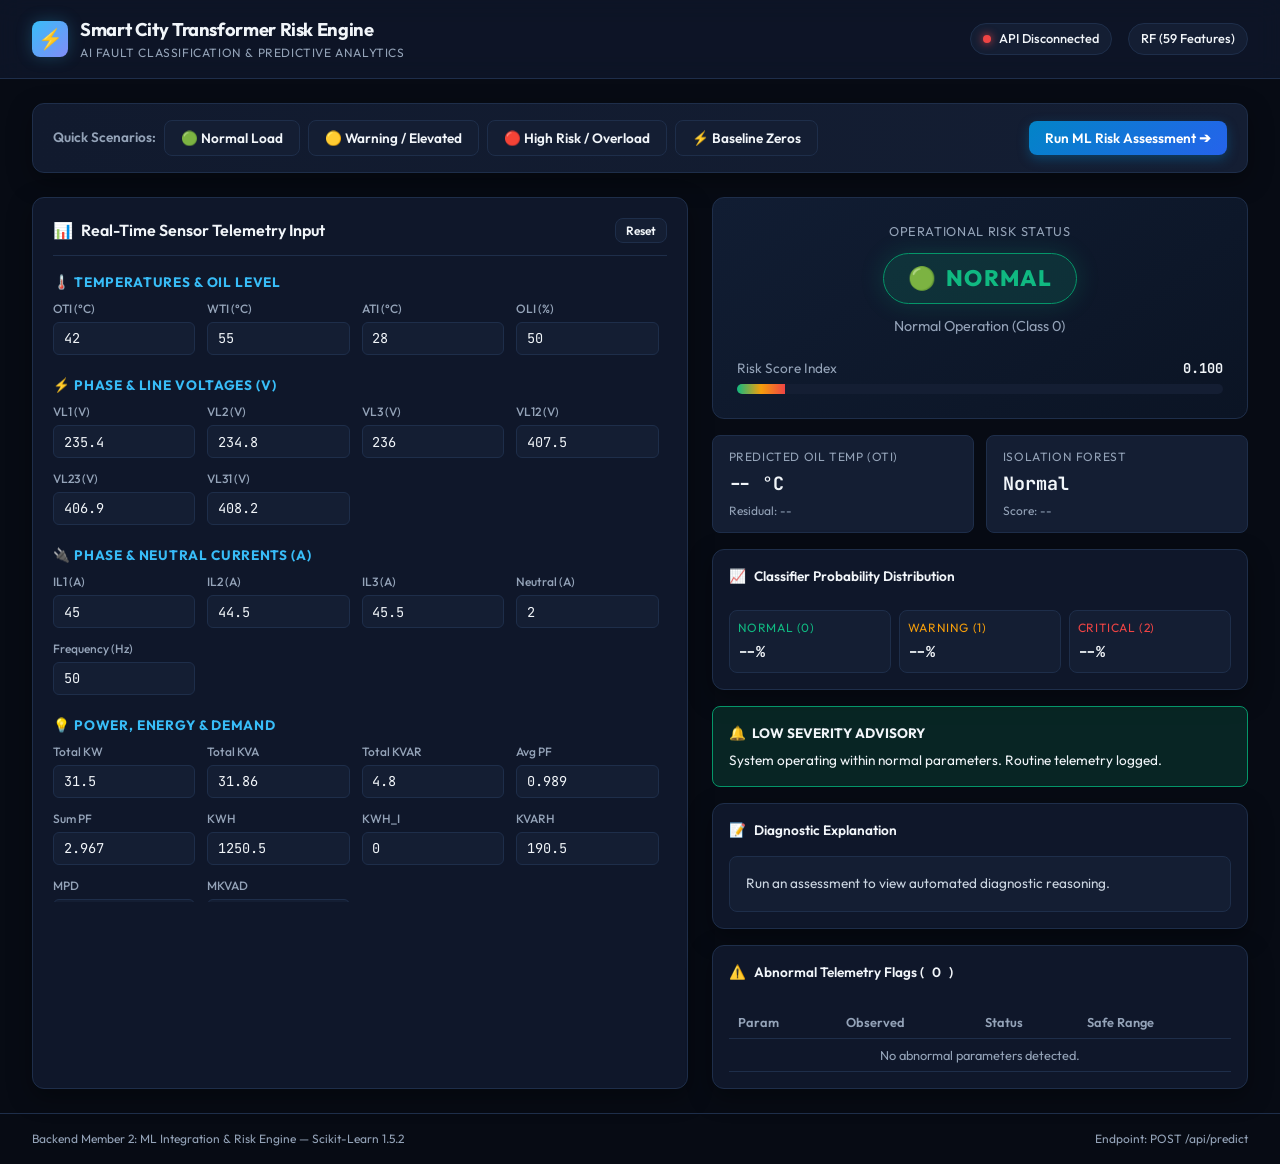
<file: frontend/index.html>
<!DOCTYPE html>
<html lang="en">
<head>
  <meta charset="UTF-8">
  <meta name="viewport" content="width=device-width, initial-scale=1.0">
  <title>Smart City Transformer Monitoring | AI Risk Engine</title>
  <link rel="preconnect" href="https://fonts.googleapis.com">
  <link rel="preconnect" href="https://fonts.gstatic.com" crossorigin>
  <link href="https://fonts.googleapis.com/css2?family=Outfit:wght@400;500;600;700&family=JetBrains+Mono:wght@400;500&display=swap" rel="stylesheet">
  <style>
    :root {
      --bg: #070b14;
      --surface: #0f172a;
      --surface-card: #141e33;
      --surface-border: #1e2e4a;
      --surface-hover: #192742;
      --text: #f1f5f9;
      --text-muted: #94a3b8;
      --primary: #38bdf8;
      --primary-glow: rgba(56, 189, 248, 0.25);
      --accent: #818cf8;
      --normal: #10b981;
      --normal-bg: rgba(16, 185, 129, 0.15);
      --normal-border: #059669;
      --warning: #f59e0b;
      --warning-bg: rgba(245, 158, 11, 0.15);
      --warning-border: #d97706;
      --danger: #ef4444;
      --danger-bg: rgba(239, 68, 68, 0.15);
      --danger-border: #dc2626;
      --font-main: 'Outfit', -apple-system, sans-serif;
      --font-mono: 'JetBrains Mono', monospace;
      --radius: 12px;
    }

    * { box-sizing: border-box; margin: 0; padding: 0; }
    body {
      background: var(--bg);
      color: var(--text);
      font-family: var(--font-main);
      min-height: 100vh;
      display: flex;
      flex-direction: column;
      line-height: 1.5;
    }

    /* Top Navigation */
    header {
      background: rgba(15, 23, 42, 0.85);
      backdrop-filter: blur(12px);
      border-bottom: 1px solid var(--surface-border);
      padding: 1rem 2rem;
      position: sticky;
      top: 0;
      z-index: 100;
      display: flex;
      align-items: center;
      justify-content: space-between;
    }
    .brand {
      display: flex;
      align-items: center;
      gap: 0.75rem;
    }
    .brand-icon {
      width: 36px;
      height: 36px;
      background: linear-gradient(135deg, var(--primary), var(--accent));
      border-radius: 8px;
      display: flex;
      align-items: center;
      justify-content: center;
      font-size: 1.25rem;
      font-weight: 700;
      box-shadow: 0 0 16px var(--primary-glow);
    }
    .brand-title {
      font-size: 1.15rem;
      font-weight: 700;
      letter-spacing: -0.02em;
    }
    .brand-subtitle {
      font-size: 0.75rem;
      color: var(--text-muted);
      text-transform: uppercase;
      letter-spacing: 0.05em;
    }
    .system-status {
      display: flex;
      align-items: center;
      gap: 1rem;
    }
    .status-badge {
      display: inline-flex;
      align-items: center;
      gap: 0.5rem;
      padding: 0.35rem 0.75rem;
      border-radius: 20px;
      font-size: 0.8rem;
      font-weight: 500;
      background: var(--surface-card);
      border: 1px solid var(--surface-border);
    }
    .status-dot {
      width: 8px;
      height: 8px;
      border-radius: 50%;
      background: var(--normal);
      box-shadow: 0 0 8px var(--normal);
    }
    .status-dot.offline { background: var(--danger); box-shadow: 0 0 8px var(--danger); }

    /* Main Container */
    main {
      flex: 1;
      max-width: 1440px;
      margin: 0 auto;
      width: 100%;
      padding: 1.5rem 2rem;
      display: grid;
      grid-template-columns: 1.1fr 0.9fr;
      gap: 1.5rem;
    }

    /* Cards */
    .card {
      background: var(--surface);
      border: 1px solid var(--surface-border);
      border-radius: var(--radius);
      padding: 1.25rem;
      display: flex;
      flex-direction: column;
      gap: 1rem;
      box-shadow: 0 8px 24px rgba(0, 0, 0, 0.35);
    }
    .card-header {
      display: flex;
      align-items: center;
      justify-content: space-between;
      border-bottom: 1px solid var(--surface-border);
      padding-bottom: 0.75rem;
    }
    .card-title {
      font-size: 1rem;
      font-weight: 600;
      display: flex;
      align-items: center;
      gap: 0.5rem;
    }

    /* Scenarios Bar */
    .scenarios-card {
      grid-column: 1 / -1;
      display: flex;
      flex-direction: row;
      align-items: center;
      justify-content: space-between;
      flex-wrap: wrap;
      gap: 1rem;
      padding: 1rem 1.25rem;
      background: linear-gradient(90deg, #111a2e, #141e33);
    }
    .scenarios-group {
      display: flex;
      align-items: center;
      gap: 0.5rem;
      flex-wrap: wrap;
    }
    .btn {
      cursor: pointer;
      font-family: inherit;
      font-size: 0.85rem;
      font-weight: 600;
      padding: 0.5rem 1rem;
      border-radius: 8px;
      border: 1px solid var(--surface-border);
      background: var(--surface-card);
      color: var(--text);
      transition: all 0.2s ease;
      display: inline-flex;
      align-items: center;
      gap: 0.4rem;
    }
    .btn:hover {
      background: var(--surface-hover);
      border-color: var(--primary);
      transform: translateY(-1px);
    }
    .btn-primary {
      background: linear-gradient(135deg, #0284c7, #2563eb);
      border: none;
      color: #fff;
      box-shadow: 0 4px 12px rgba(2, 132, 199, 0.35);
    }
    .btn-primary:hover {
      box-shadow: 0 4px 18px rgba(2, 132, 199, 0.5);
      background: linear-gradient(135deg, #0369a1, #1d4ed8);
    }

    /* Telemetry Form Grid */
    .telemetry-sections {
      display: flex;
      flex-direction: column;
      gap: 1.25rem;
      max-height: calc(100vh - 270px);
      overflow-y: auto;
      padding-right: 0.5rem;
    }
    .telemetry-sections::-webkit-scrollbar { width: 6px; }
    .telemetry-sections::-webkit-scrollbar-thumb { background: var(--surface-border); border-radius: 4px; }

    .section-title {
      font-size: 0.85rem;
      text-transform: uppercase;
      letter-spacing: 0.05em;
      color: var(--primary);
      font-weight: 700;
      margin-bottom: 0.5rem;
    }
    .input-grid {
      display: grid;
      grid-template-columns: repeat(auto-fill, minmax(130px, 1fr));
      gap: 0.75rem;
    }
    .form-group {
      display: flex;
      flex-direction: column;
      gap: 0.25rem;
    }
    .form-group label {
      font-size: 0.75rem;
      color: var(--text-muted);
      font-weight: 500;
    }
    .form-group input {
      background: var(--surface-card);
      border: 1px solid var(--surface-border);
      border-radius: 6px;
      color: var(--text);
      font-family: var(--font-mono);
      font-size: 0.85rem;
      padding: 0.4rem 0.6rem;
      outline: none;
      transition: border-color 0.2s;
    }
    .form-group input:focus {
      border-color: var(--primary);
      box-shadow: 0 0 0 2px var(--primary-glow);
    }

    /* Results Panel */
    .results-container {
      display: flex;
      flex-direction: column;
      gap: 1rem;
    }

    /* Hero Risk Status Card */
    .risk-hero {
      background: linear-gradient(145deg, #111d33, #0b1424);
      border: 1px solid var(--surface-border);
      border-radius: var(--radius);
      padding: 1.5rem;
      text-align: center;
      display: flex;
      flex-direction: column;
      align-items: center;
      gap: 0.75rem;
      position: relative;
      overflow: hidden;
    }
    .risk-badge {
      font-size: 1.4rem;
      font-weight: 800;
      letter-spacing: 0.05em;
      padding: 0.5rem 1.5rem;
      border-radius: 30px;
      display: inline-flex;
      align-items: center;
      gap: 0.6rem;
      text-transform: uppercase;
      transition: all 0.3s ease;
    }
    .risk-badge.normal {
      background: var(--normal-bg);
      border: 1px solid var(--normal-border);
      color: var(--normal);
      box-shadow: 0 0 24px rgba(16, 185, 129, 0.2);
    }
    .risk-badge.warning {
      background: var(--warning-bg);
      border: 1px solid var(--warning-border);
      color: var(--warning);
      box-shadow: 0 0 24px rgba(245, 158, 11, 0.2);
    }
    .risk-badge.high_risk {
      background: var(--danger-bg);
      border: 1px solid var(--danger-border);
      color: var(--danger);
      box-shadow: 0 0 28px rgba(239, 68, 68, 0.3);
      animation: pulseAlert 1.5s infinite;
    }
    @keyframes pulseAlert {
      0%, 100% { opacity: 1; transform: scale(1); }
      50% { opacity: 0.85; transform: scale(1.02); }
    }

    .risk-score-container {
      width: 100%;
      margin-top: 0.5rem;
    }
    .risk-score-header {
      display: flex;
      justify-content: space-between;
      font-size: 0.85rem;
      color: var(--text-muted);
      margin-bottom: 0.35rem;
    }
    .risk-meter {
      height: 10px;
      background: var(--surface-card);
      border-radius: 5px;
      overflow: hidden;
      position: relative;
    }
    .risk-meter-fill {
      height: 100%;
      width: 10%;
      background: linear-gradient(90deg, var(--normal), var(--warning), var(--danger));
      transition: width 0.4s ease;
    }

    /* Probabilities Grid */
    .metric-row {
      display: grid;
      grid-template-columns: 1fr 1fr;
      gap: 0.75rem;
    }
    .metric-box {
      background: var(--surface-card);
      border: 1px solid var(--surface-border);
      border-radius: 8px;
      padding: 0.75rem 1rem;
      display: flex;
      flex-direction: column;
      gap: 0.25rem;
    }
    .metric-title {
      font-size: 0.75rem;
      color: var(--text-muted);
      text-transform: uppercase;
      letter-spacing: 0.05em;
    }
    .metric-value {
      font-size: 1.15rem;
      font-weight: 700;
      font-family: var(--font-mono);
    }

    /* Explanation & Alert */
    .alert-box {
      border-radius: 8px;
      padding: 1rem;
      display: flex;
      flex-direction: column;
      gap: 0.4rem;
      border: 1px solid var(--surface-border);
      background: var(--surface-card);
    }
    .alert-box.alert-high {
      border-color: var(--danger-border);
      background: var(--danger-bg);
    }
    .alert-box.alert-medium {
      border-color: var(--warning-border);
      background: var(--warning-bg);
    }
    .alert-box.alert-low {
      border-color: var(--normal-border);
      background: var(--normal-bg);
    }
    .alert-title {
      font-size: 0.85rem;
      font-weight: 700;
      display: flex;
      align-items: center;
      gap: 0.4rem;
    }
    .alert-text {
      font-size: 0.85rem;
      color: var(--text);
    }

    .explanation-box {
      background: var(--surface-card);
      border: 1px solid var(--surface-border);
      border-radius: 8px;
      padding: 1rem;
      font-size: 0.85rem;
      line-height: 1.6;
      color: #cbd5e1;
    }

    /* Abnormal Parameters Table */
    .abnormal-table {
      width: 100%;
      border-collapse: collapse;
      font-size: 0.8rem;
    }
    .abnormal-table th, .abnormal-table td {
      padding: 0.4rem 0.6rem;
      text-align: left;
      border-bottom: 1px solid var(--surface-border);
    }
    .abnormal-table th {
      color: var(--text-muted);
      font-weight: 600;
    }
    .badge-status {
      font-size: 0.7rem;
      padding: 0.15rem 0.4rem;
      border-radius: 4px;
      font-weight: 700;
    }
    .badge-high { background: var(--danger-bg); color: var(--danger); border: 1px solid var(--danger-border); }
    .badge-low { background: var(--warning-bg); color: var(--warning); border: 1px solid var(--warning-border); }

    /* Footer */
    footer {
      border-top: 1px solid var(--surface-border);
      padding: 1rem 2rem;
      font-size: 0.75rem;
      color: var(--text-muted);
      display: flex;
      justify-content: space-between;
      align-items: center;
    }

    @media (max-width: 1024px) {
      main { grid-template-columns: 1fr; }
      .telemetry-sections { max-height: none; }
    }
  </style>
</head>
<body>

  <!-- Header -->
  <header>
    <div class="brand">
      <div class="brand-icon">⚡</div>
      <div>
        <div class="brand-title">Smart City Transformer Risk Engine</div>
        <div class="brand-subtitle">AI Fault Classification & Predictive Analytics</div>
      </div>
    </div>
    <div class="system-status">
      <div class="status-badge" id="apiStatusBadge">
        <span class="status-dot" id="statusDot"></span>
        <span id="statusText">Connecting to API...</span>
      </div>
      <div class="status-badge" id="modelFeatureBadge">
        <span>RF (59 Features)</span>
      </div>
    </div>
  </header>

  <!-- Main Content -->
  <main>
    <!-- Scenario Selection Bar -->
    <div class="card scenarios-card">
      <div class="scenarios-group">
        <span style="font-size: 0.85rem; font-weight: 600; color: var(--text-muted);">Quick Scenarios:</span>
        <button class="btn" onclick="loadScenario('normal')" id="btnNormal">🟢 Normal Load</button>
        <button class="btn" onclick="loadScenario('warning')" id="btnWarning">🟡 Warning / Elevated</button>
        <button class="btn" onclick="loadScenario('high_risk')" id="btnHigh">🔴 High Risk / Overload</button>
        <button class="btn" onclick="loadScenario('zero')" id="btnZero">⚡ Baseline Zeros</button>
      </div>
      <div>
        <button class="btn btn-primary" onclick="runPrediction()" id="btnPredict">
          <span>Run ML Risk Assessment ➔</span>
        </button>
      </div>
    </div>

    <!-- Left Column: Input Telemetry Form -->
    <div class="card">
      <div class="card-header">
        <div class="card-title">
          <span>📊</span> Real-Time Sensor Telemetry Input
        </div>
        <button class="btn" style="padding: 0.25rem 0.6rem; font-size: 0.75rem;" onclick="resetForm()">Reset</button>
      </div>

      <form id="telemetryForm" class="telemetry-sections" onsubmit="event.preventDefault(); runPrediction();">
        
        <!-- Temperatures & Oil -->
        <div>
          <div class="section-title">🌡️ Temperatures & Oil Level</div>
          <div class="input-grid">
            <div class="form-group">
              <label for="OTI">OTI (°C)</label>
              <input type="number" step="0.1" id="OTI" name="OTI" required>
            </div>
            <div class="form-group">
              <label for="WTI">WTI (°C)</label>
              <input type="number" step="0.1" id="WTI" name="WTI" required>
            </div>
            <div class="form-group">
              <label for="ATI">ATI (°C)</label>
              <input type="number" step="0.1" id="ATI" name="ATI" required>
            </div>
            <div class="form-group">
              <label for="OLI">OLI (%)</label>
              <input type="number" step="0.1" id="OLI" name="OLI" required>
            </div>
          </div>
        </div>

        <!-- Voltages -->
        <div>
          <div class="section-title">⚡ Phase & Line Voltages (V)</div>
          <div class="input-grid">
            <div class="form-group"><label for="VL1">VL1 (V)</label><input type="number" step="0.1" id="VL1" name="VL1" required></div>
            <div class="form-group"><label for="VL2">VL2 (V)</label><input type="number" step="0.1" id="VL2" name="VL2" required></div>
            <div class="form-group"><label for="VL3">VL3 (V)</label><input type="number" step="0.1" id="VL3" name="VL3" required></div>
            <div class="form-group"><label for="VL12">VL12 (V)</label><input type="number" step="0.1" id="VL12" name="VL12" required></div>
            <div class="form-group"><label for="VL23">VL23 (V)</label><input type="number" step="0.1" id="VL23" name="VL23" required></div>
            <div class="form-group"><label for="VL31">VL31 (V)</label><input type="number" step="0.1" id="VL31" name="VL31" required></div>
          </div>
        </div>

        <!-- Currents -->
        <div>
          <div class="section-title">🔌 Phase & Neutral Currents (A)</div>
          <div class="input-grid">
            <div class="form-group"><label for="IL1">IL1 (A)</label><input type="number" step="0.1" id="IL1" name="IL1" required></div>
            <div class="form-group"><label for="IL2">IL2 (A)</label><input type="number" step="0.1" id="IL2" name="IL2" required></div>
            <div class="form-group"><label for="IL3">IL3 (A)</label><input type="number" step="0.1" id="IL3" name="IL3" required></div>
            <div class="form-group"><label for="INUT">Neutral (A)</label><input type="number" step="0.1" id="INUT" name="INUT" required></div>
            <div class="form-group"><label for="FRQ">Frequency (Hz)</label><input type="number" step="0.1" id="FRQ" name="FRQ" required></div>
          </div>
        </div>

        <!-- Power & Energy -->
        <div>
          <div class="section-title">💡 Power, Energy & Demand</div>
          <div class="input-grid">
            <div class="form-group"><label for="KW">Total KW</label><input type="number" step="0.1" id="KW" name="KW" required></div>
            <div class="form-group"><label for="KVA">Total KVA</label><input type="number" step="0.1" id="KVA" name="KVA" required></div>
            <div class="form-group"><label for="KVAR">Total KVAR</label><input type="number" step="0.1" id="KVAR" name="KVAR" required></div>
            <div class="form-group"><label for="Avg_PF">Avg PF</label><input type="number" step="0.001" id="Avg_PF" name="Avg_PF" required></div>
            <div class="form-group"><label for="Sum_PF">Sum PF</label><input type="number" step="0.001" id="Sum_PF" name="Sum_PF" required></div>
            <div class="form-group"><label for="KWH">KWH</label><input type="number" step="0.1" id="KWH" name="KWH" required></div>
            <div class="form-group"><label for="KWH_I">KWH_I</label><input type="number" step="0.1" id="KWH_I" name="KWH_I" required></div>
            <div class="form-group"><label for="KVARH">KVARH</label><input type="number" step="0.1" id="KVARH" name="KVARH" required></div>
            <div class="form-group"><label for="MPD">MPD</label><input type="number" step="0.1" id="MPD" name="MPD" required></div>
            <div class="form-group"><label for="MKVAD">MKVAD</label><input type="number" step="0.1" id="MKVAD" name="MKVAD" required></div>
          </div>
        </div>

        <!-- Phase Power -->
        <div>
          <div class="section-title">⚡ Per-Phase Active & Reactive Power</div>
          <div class="input-grid">
            <div class="form-group"><label for="WL1">WL1 (W)</label><input type="number" step="1" id="WL1" name="WL1" required></div>
            <div class="form-group"><label for="WL2">WL2 (W)</label><input type="number" step="1" id="WL2" name="WL2" required></div>
            <div class="form-group"><label for="WL3">WL3 (W)</label><input type="number" step="1" id="WL3" name="WL3" required></div>
            <div class="form-group"><label for="VAL1">VAL1 (VA)</label><input type="number" step="1" id="VAL1" name="VAL1" required></div>
            <div class="form-group"><label for="VAL2">VAL2 (VA)</label><input type="number" step="1" id="VAL2" name="VAL2" required></div>
            <div class="form-group"><label for="VAL3">VAL3 (VA)</label><input type="number" step="1" id="VAL3" name="VAL3" required></div>
            <div class="form-group"><label for="RVAL1">RVAL1</label><input type="number" step="1" id="RVAL1" name="RVAL1" required></div>
            <div class="form-group"><label for="RVAL2">RVAL2</label><input type="number" step="1" id="RVAL2" name="RVAL2" required></div>
            <div class="form-group"><label for="RVAL3">RVAL3</label><input type="number" step="1" id="RVAL3" name="RVAL3" required></div>
            <div class="form-group"><label for="PFL1">PFL1</label><input type="number" step="0.001" id="PFL1" name="PFL1" required></div>
            <div class="form-group"><label for="PFL2">PFL2</label><input type="number" step="0.001" id="PFL2" name="PFL2" required></div>
            <div class="form-group"><label for="PFL3">PFL3</label><input type="number" step="0.001" id="PFL3" name="PFL3" required></div>
          </div>
        </div>

        <!-- Harmonics & Demand -->
        <div>
          <div class="section-title">🌊 Harmonics (THD %) & Max Demand</div>
          <div class="input-grid">
            <div class="form-group"><label for="THDVL1">THDVL1 (%)</label><input type="number" step="0.1" id="THDVL1" name="THDVL1" required></div>
            <div class="form-group"><label for="THDVL2">THDVL2 (%)</label><input type="number" step="0.1" id="THDVL2" name="THDVL2" required></div>
            <div class="form-group"><label for="THDVL3">THDVL3 (%)</label><input type="number" step="0.1" id="THDVL3" name="THDVL3" required></div>
            <div class="form-group"><label for="THDIL1">THDIL1 (%)</label><input type="number" step="0.1" id="THDIL1" name="THDIL1" required></div>
            <div class="form-group"><label for="THDIL2">THDIL2 (%)</label><input type="number" step="0.1" id="THDIL2" name="THDIL2" required></div>
            <div class="form-group"><label for="THDIL3">THDIL3 (%)</label><input type="number" step="0.1" id="THDIL3" name="THDIL3" required></div>
            <div class="form-group"><label for="MDIL1">MDIL1 (A)</label><input type="number" step="0.1" id="MDIL1" name="MDIL1" required></div>
            <div class="form-group"><label for="MDIL2">MDIL2 (A)</label><input type="number" step="0.1" id="MDIL2" name="MDIL2" required></div>
            <div class="form-group"><label for="MDIL3">MDIL3 (A)</label><input type="number" step="0.1" id="MDIL3" name="MDIL3" required></div>
          </div>
        </div>

      </form>
    </div>

    <!-- Right Column: AI Analytics & Prediction Output -->
    <div class="results-container">
      
      <!-- Primary Risk Assessment Card -->
      <div class="risk-hero">
        <div style="font-size: 0.8rem; text-transform: uppercase; letter-spacing: 0.05em; color: var(--text-muted);">
          Operational Risk Status
        </div>
        <div class="risk-badge normal" id="riskBadge">
          <span id="riskIcon">🟢</span>
          <span id="riskText">NORMAL</span>
        </div>
        <div style="font-size: 0.9rem; color: var(--text-muted);" id="classLabel">
          Normal Operation (Class 0)
        </div>

        <div class="risk-score-container">
          <div class="risk-score-header">
            <span>Risk Score Index</span>
            <span style="font-family: var(--font-mono); font-weight: 700; color: var(--text);" id="riskScoreVal">0.100</span>
          </div>
          <div class="risk-meter">
            <div class="risk-meter-fill" id="riskMeterFill" style="width: 10%;"></div>
          </div>
        </div>
      </div>

      <!-- Key Model Metrics -->
      <div class="metric-row">
        <div class="metric-box">
          <div class="metric-title">Predicted Oil Temp (OTI)</div>
          <div class="metric-value" id="predOtiVal">-- °C</div>
          <div style="font-size: 0.75rem; color: var(--text-muted);" id="otiResidual">Residual: --</div>
        </div>
        <div class="metric-box">
          <div class="metric-title">Isolation Forest</div>
          <div class="metric-value" id="anomalyStatus">Normal</div>
          <div style="font-size: 0.75rem; color: var(--text-muted);" id="anomalyScoreVal">Score: --</div>
        </div>
      </div>

      <!-- Probability Distribution -->
      <div class="card" style="padding: 1rem;">
        <div class="card-title" style="font-size: 0.85rem;">
          <span>📈</span> Classifier Probability Distribution
        </div>
        <div style="display: flex; gap: 0.5rem; margin-top: 0.5rem;">
          <div class="metric-box" style="flex: 1; padding: 0.5rem;">
            <div class="metric-title" style="color: var(--normal);">Normal (0)</div>
            <div class="metric-value" style="font-size: 0.95rem;" id="probNormal">--%</div>
          </div>
          <div class="metric-box" style="flex: 1; padding: 0.5rem;">
            <div class="metric-title" style="color: var(--warning);">Warning (1)</div>
            <div class="metric-value" style="font-size: 0.95rem;" id="probWarning">--%</div>
          </div>
          <div class="metric-box" style="flex: 1; padding: 0.5rem;">
            <div class="metric-title" style="color: var(--danger);">Critical (2)</div>
            <div class="metric-value" style="font-size: 0.95rem;" id="probCritical">--%</div>
          </div>
        </div>
      </div>

      <!-- Alert Card -->
      <div class="alert-box alert-low" id="alertCard">
        <div class="alert-title" id="alertTitle">
          <span>🔔</span> <span id="alertSeverity">LOW SEVERITY ADVISORY</span>
        </div>
        <div class="alert-text" id="alertMessage">
          System operating within normal parameters. Routine telemetry logged.
        </div>
      </div>

      <!-- Human-Readable Explanation -->
      <div class="card" style="padding: 1rem;">
        <div class="card-title" style="font-size: 0.85rem;">
          <span>📝</span> Diagnostic Explanation
        </div>
        <div class="explanation-box" id="explanationText">
          Run an assessment to view automated diagnostic reasoning.
        </div>
      </div>

      <!-- Abnormal Parameters Card -->
      <div class="card" style="padding: 1rem;" id="abnormalCard">
        <div class="card-title" style="font-size: 0.85rem;">
          <span>⚠️</span> Abnormal Telemetry Flags (<span id="abnormalCount">0</span>)
        </div>
        <div id="abnormalTableWrapper" style="overflow-x: auto; margin-top: 0.5rem;">
          <table class="abnormal-table">
            <thead>
              <tr>
                <th>Param</th>
                <th>Observed</th>
                <th>Status</th>
                <th>Safe Range</th>
              </tr>
            </thead>
            <tbody id="abnormalTableBody">
              <tr>
                <td colspan="4" style="text-align: center; color: var(--text-muted);">No abnormal parameters detected.</td>
              </tr>
            </tbody>
          </table>
        </div>
      </div>

    </div>
  </main>

  <!-- Footer -->
  <footer>
    <div>Backend Member 2: ML Integration & Risk Engine — Scikit-Learn 1.5.2</div>
    <div id="footerMeta">Endpoint: POST /api/predict</div>
  </footer>

  <script>
    const API_BASE = window.location.origin.includes('5000') 
      ? window.location.origin 
      : 'http://localhost:5000';

    // Preset Data Sets
    const SCENARIOS = {
      normal: {
        OTI: 42.0, WTI: 55.0, ATI: 28.0, OLI: 50.0,
        VL1: 235.4, VL2: 234.8, VL3: 236.0,
        VL12: 407.5, VL23: 406.9, VL31: 408.2,
        IL1: 45.0, IL2: 44.5, IL3: 45.5, INUT: 2.0,
        WL1: 10500.0, WL2: 10400.0, WL3: 10600.0,
        VAL1: 10620.0, VAL2: 10520.0, VAL3: 10720.0,
        RVAL1: 1600.0, RVAL2: 1580.0, RVAL3: 1620.0,
        PFL1: 0.989, PFL2: 0.988, PFL3: 0.990,
        Avg_PF: 0.989, Sum_PF: 2.967, FRQ: 50.0,
        THDVL1: 1.2, THDVL2: 1.3, THDVL3: 1.1,
        THDIL1: 3.5, THDIL2: 3.4, THDIL3: 3.6,
        MDIL1: 50.0, MDIL2: 50.0, MDIL3: 50.0,
        KWH: 1250.5, KWH_I: 0.0, KVARH: 190.5,
        KW: 31.5, KVA: 31.86, KVAR: 4.8,
        MPD: 32.0, MKVAD: 32.5
      },
      warning: {
        OTI: 96.0, WTI: 106.0, ATI: 35.0, OLI: 45.0,
        VL1: 230.0, VL2: 228.0, VL3: 232.0,
        VL12: 398.0, VL23: 395.0, VL31: 401.0,
        IL1: 180.0, IL2: 175.0, IL3: 185.0, INUT: 12.0,
        WL1: 37000.0, WL2: 36000.0, WL3: 38000.0,
        VAL1: 41400.0, VAL2: 39900.0, VAL3: 42920.0,
        RVAL1: 18600.0, RVAL2: 17200.0, RVAL3: 19800.0,
        PFL1: 0.894, PFL2: 0.902, PFL3: 0.885,
        Avg_PF: 0.680, Sum_PF: 2.040, FRQ: 48.5,
        THDVL1: 8.5, THDVL2: 8.2, THDVL3: 7.8,
        THDIL1: 21.0, THDIL2: 20.5, THDIL3: 21.5,
        MDIL1: 190.0, MDIL2: 185.0, MDIL3: 195.0,
        KWH: 3450.0, KWH_I: 0.0, KVARH: 890.0,
        KW: 111.0, KVA: 124.2, KVAR: 55.6,
        MPD: 115.0, MKVAD: 128.0
      },
      high_risk: {
        OTI: 135.0, WTI: 150.0, ATI: 50.0, OLI: 20.0,
        VL1: 215.0, VL2: 205.0, VL3: 245.0,
        VL12: 365.0, VL23: 390.0, VL31: 420.0,
        IL1: 450.0, IL2: 200.0, IL3: 80.0, INUT: 55.0,
        WL1: 96750.0, WL2: 41000.0, WL3: 19600.0,
        VAL1: 96750.0, VAL2: 41000.0, VAL3: 19600.0,
        RVAL1: 45000.0, RVAL2: 20000.0, RVAL3: 10000.0,
        PFL1: 0.650, PFL2: 0.650, PFL3: 0.650,
        Avg_PF: 0.650, Sum_PF: 1.950, FRQ: 48.0,
        THDVL1: 15.0, THDVL2: 15.5, THDVL3: 14.8,
        THDIL1: 35.0, THDIL2: 34.0, THDIL3: 36.0,
        MDIL1: 480.0, MDIL2: 220.0, MDIL3: 95.0,
        KWH: 9500.0, KWH_I: 0.0, KVARH: 4200.0,
        KW: 157.3, KVA: 242.0, KVAR: 183.0,
        MPD: 170.0, MKVAD: 260.0
      },
      zero: {
        OTI: 0.0, WTI: 0.0, ATI: 0.0, OLI: 0.0,
        VL1: 0.0, VL2: 0.0, VL3: 0.0,
        VL12: 0.0, VL23: 0.0, VL31: 0.0,
        IL1: 0.0, IL2: 0.0, IL3: 0.0, INUT: 0.0,
        WL1: 0.0, WL2: 0.0, WL3: 0.0,
        VAL1: 0.0, VAL2: 0.0, VAL3: 0.0,
        RVAL1: 0.0, RVAL2: 0.0, RVAL3: 0.0,
        PFL1: 0.0, PFL2: 0.0, PFL3: 0.0,
        Avg_PF: 0.0, Sum_PF: 0.0, FRQ: 50.0,
        THDVL1: 0.0, THDVL2: 0.0, THDVL3: 0.0,
        THDIL1: 0.0, THDIL2: 0.0, THDIL3: 0.0,
        MDIL1: 0.0, MDIL2: 0.0, MDIL3: 0.0,
        KWH: 0.0, KWH_I: 0.0, KVARH: 0.0,
        KW: 0.0, KVA: 0.0, KVAR: 0.0,
        MPD: 0.0, MKVAD: 0.0
      }
    };

    function loadScenario(type) {
      const data = SCENARIOS[type] || SCENARIOS.normal;
      for (const [key, val] of Object.entries(data)) {
        const input = document.getElementById(key);
        if (input) input.value = val;
      }
    }

    function resetForm() {
      document.getElementById('telemetryForm').reset();
      loadScenario('normal');
    }

    async function checkHealth() {
      try {
        const res = await fetch(`${API_BASE}/api/model/status`);
        if (res.ok) {
          const data = await res.json();
          document.getElementById('statusDot').className = 'status-dot';
          document.getElementById('statusText').innerText = 'API & Models Ready';
          if (data.classifier && data.classifier.n_features_in) {
            document.getElementById('modelFeatureBadge').innerText = `${data.classifier.type} (${data.classifier.n_features_in} Features)`;
          }
        } else {
          throw new Error('Status not ok');
        }
      } catch (e) {
        document.getElementById('statusDot').className = 'status-dot offline';
        document.getElementById('statusText').innerText = 'API Disconnected';
      }
    }

    async function runPrediction() {
      const btn = document.getElementById('btnPredict');
      btn.disabled = true;
      btn.innerText = 'Analyzing Telemetry...';

      const payload = {};
      const inputs = document.querySelectorAll('#telemetryForm input');
      inputs.forEach(inp => {
        payload[inp.name] = parseFloat(inp.value) || 0.0;
      });

      try {
        const res = await fetch(`${API_BASE}/api/predict`, {
          method: 'POST',
          headers: { 'Content-Type': 'application/json' },
          body: JSON.stringify(payload)
        });

        const data = await res.json();
        if (!res.ok) {
          alert('Prediction Error: ' + (data.error || 'Server returned error') + (data.errors ? '\n' + data.errors.join('\n') : ''));
          return;
        }

        renderResults(data, payload);
      } catch (err) {
        alert('Network or server error: ' + err.message);
      } finally {
        btn.disabled = false;
        btn.innerText = 'Run ML Risk Assessment ➔';
      }
    }

    function renderResults(res, rawInput) {
      const p = res.prediction || {};
      const riskLevel = p.risk_level || 'NORMAL';
      const riskScore = p.risk_score !== undefined ? p.risk_score : 0;
      const probs = p.probabilities || {};

      // 1. Badge & Meter
      const badge = document.getElementById('riskBadge');
      const icon = document.getElementById('riskIcon');
      const text = document.getElementById('riskText');
      badge.className = 'risk-badge ' + riskLevel.toLowerCase();
      text.innerText = riskLevel.replace('_', ' ');

      if (riskLevel === 'NORMAL') icon.innerText = '🟢';
      else if (riskLevel === 'WARNING') icon.innerText = '🟡';
      else icon.innerText = '🔴';

      document.getElementById('classLabel').innerText = `${p.class_label || 'Operation'} (Class ${p.class_id !== undefined ? p.class_id : '--'})`;
      document.getElementById('riskScoreVal').innerText = Number(riskScore).toFixed(4);
      document.getElementById('riskMeterFill').style.width = Math.min(100, Math.max(5, riskScore * 100)) + '%';

      // 2. Probabilities
      document.getElementById('probNormal').innerText = probs.normal !== undefined ? (probs.normal * 100).toFixed(1) + '%' : '--';
      document.getElementById('probWarning').innerText = probs.warning !== undefined ? (probs.warning * 100).toFixed(1) + '%' : '--';
      document.getElementById('probCritical').innerText = probs.high_risk !== undefined ? (probs.high_risk * 100).toFixed(1) + '%' : '--';

      // 3. Regressor & Anomaly
      const reg = res.oil_temperature_prediction || {};
      if (reg.predicted_oti !== null && reg.predicted_oti !== undefined) {
        document.getElementById('predOtiVal').innerText = Number(reg.predicted_oti).toFixed(1) + ' °C';
        const resDiff = (Number(rawInput.OTI || 0) - Number(reg.predicted_oti)).toFixed(1);
        document.getElementById('otiResidual').innerText = `Residual (Obs - Pred): ${resDiff} °C`;
      } else {
        document.getElementById('predOtiVal').innerText = 'N/A';
      }

      const anom = res.anomaly_detection || {};
      const anomStatus = document.getElementById('anomalyStatus');
      if (anom.is_anomaly === true) {
        anomStatus.innerText = 'Anomaly Flagged';
        anomStatus.style.color = 'var(--danger)';
      } else {
        anomStatus.innerText = 'Normal Envelope';
        anomStatus.style.color = 'var(--normal)';
      }
      document.getElementById('anomalyScoreVal').innerText = `Score: ${anom.anomaly_score !== null && anom.anomaly_score !== undefined ? anom.anomaly_score.toFixed(4) : '--'}`;

      // 4. Alert Card
      const alertData = res.alert || {};
      const alertCard = document.getElementById('alertCard');
      const sev = (alertData.severity || 'LOW').toUpperCase();
      alertCard.className = `alert-box alert-${sev.toLowerCase()}`;
      document.getElementById('alertSeverity').innerText = `${sev} SEVERITY ADVISORY`;
      document.getElementById('alertMessage').innerText = alertData.message || 'No active alerts.';

      // 5. Explanation
      document.getElementById('explanationText').innerText = res.explanation || 'No explanation generated.';

      // 6. Abnormal Parameters Table
      const abList = res.abnormal_parameters || [];
      document.getElementById('abnormalCount').innerText = abList.length;
      const tbody = document.getElementById('abnormalTableBody');
      tbody.innerHTML = '';
      if (abList.length === 0) {
        tbody.innerHTML = '<tr><td colspan="4" style="text-align: center; color: var(--text-muted);">No abnormal parameters detected.</td></tr>';
      } else {
        abList.forEach(item => {
          const tr = document.createElement('tr');
          const isHigh = item.status === 'HIGH';
          tr.innerHTML = `
            <td style="font-weight: 600;">${item.parameter}</td>
            <td style="font-family: var(--font-mono);">${item.value} ${item.unit || ''}</td>
            <td><span class="badge-status ${isHigh ? 'badge-high' : 'badge-low'}">${item.status}</span></td>
            <td style="color: var(--text-muted); font-family: var(--font-mono);">${item.safe_min} - ${item.safe_max} ${item.unit || ''}</td>
          `;
          tbody.appendChild(tr);
        });
      }
    }

    // Initialize
    window.addEventListener('DOMContentLoaded', () => {
      loadScenario('normal');
      checkHealth();
    });
  </script>
</body>
</html>
</file>
